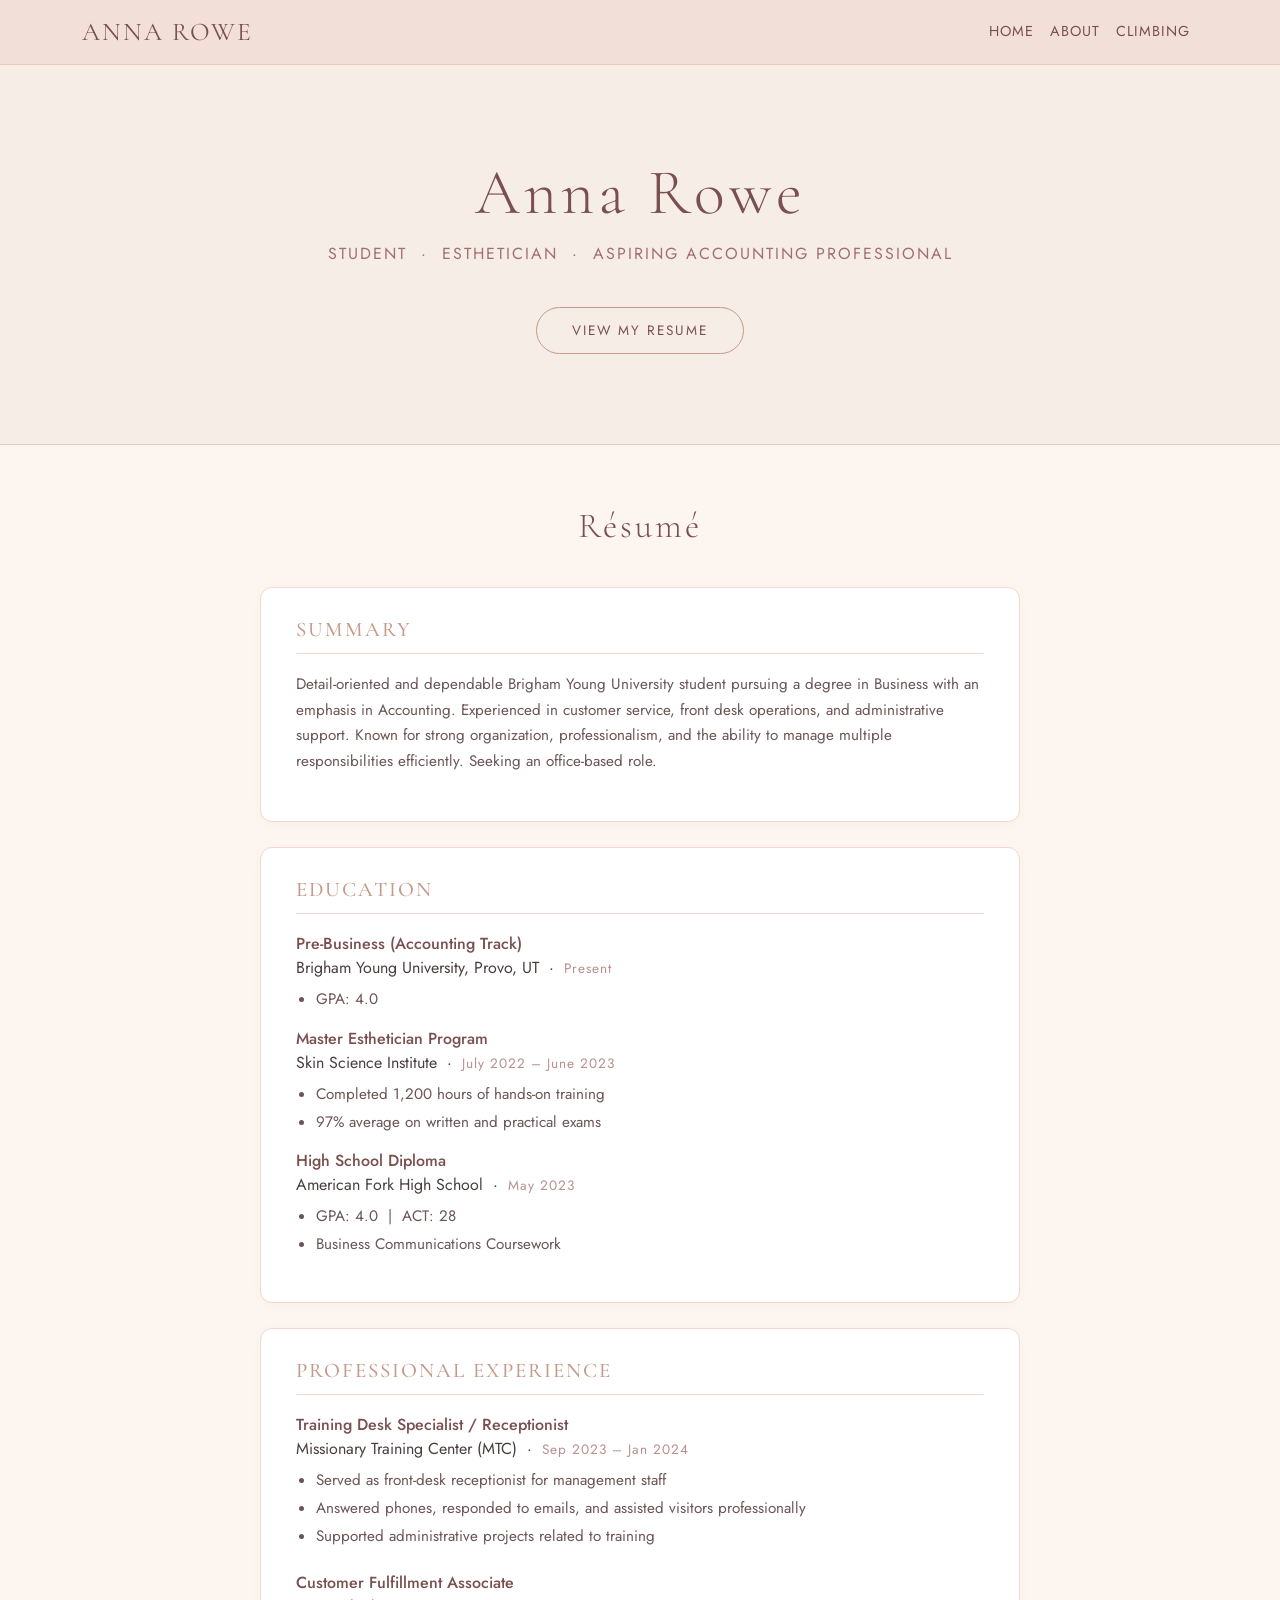
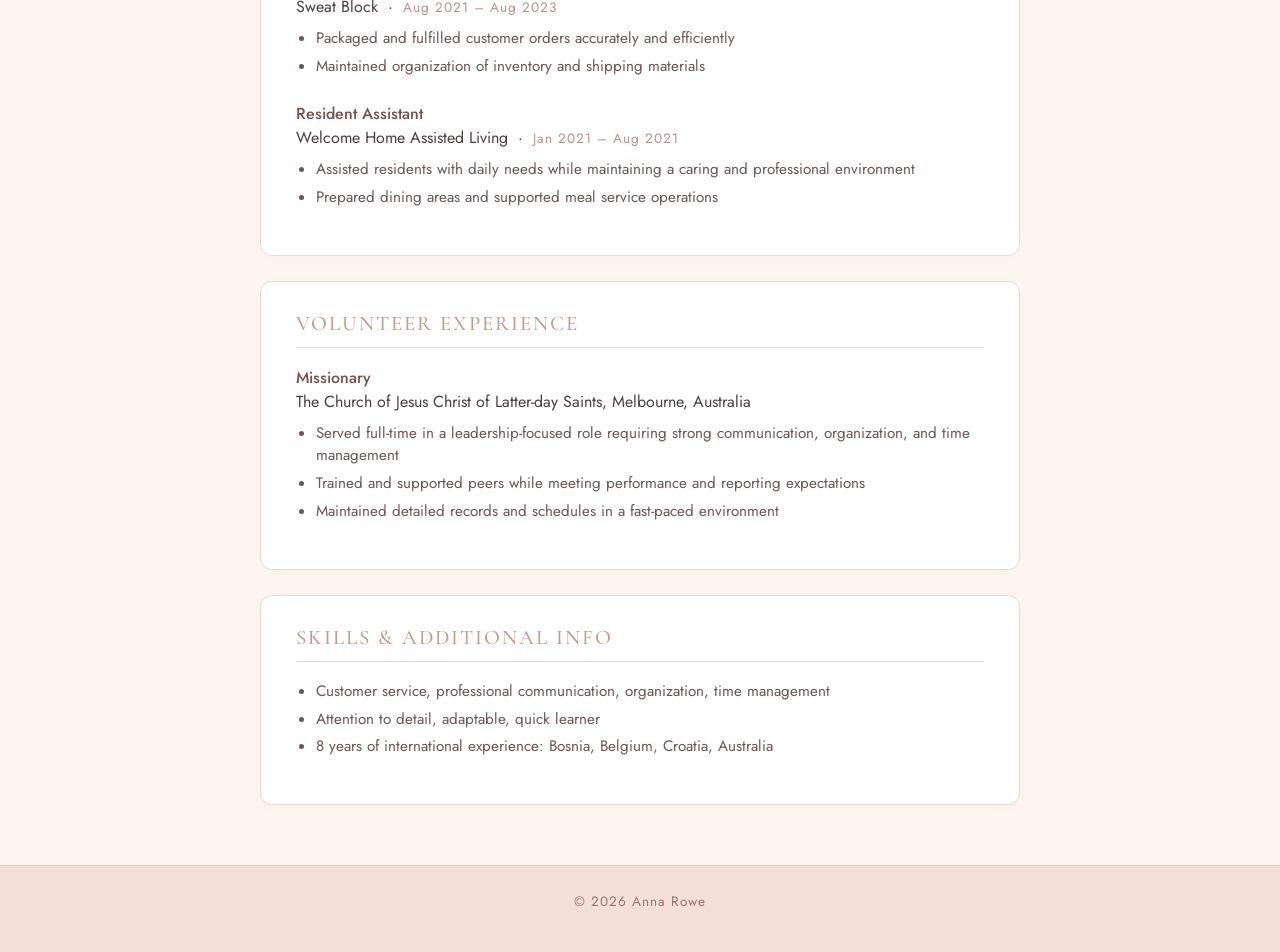
<file: index.html>
<!DOCTYPE html>
<html lang="en">
<head>
  <meta charset="UTF-8" />
  <meta name="viewport" content="width=device-width, initial-scale=1.0"/>
  <title>Anna Rowe - Portfolio</title>
  <link href="https://cdn.jsdelivr.net/npm/bootstrap@5.3.0/dist/css/bootstrap.min.css" rel="stylesheet"/>
  <link href="https://cdn.jsdelivr.net/npm/bootstrap-icons@1.10.5/font/bootstrap-icons.css" rel="stylesheet"/>
  <link href="https://fonts.googleapis.com/css2?family=Cormorant+Garamond:wght@300;400;600&family=Jost:wght@300;400;500&display=swap" rel="stylesheet"/>
  <style>
    body {
      font-family: 'Jost', sans-serif;
      background-color: #fdf6f0;
      color: #4a3f3f;
    }

    /* NAVBAR */
    .navbar {
      background-color: #f2e0d8 !important;
      border-bottom: 1px solid #e8c9be;
    }
    .navbar-brand {
      font-family: 'Cormorant Garamond', serif;
      font-size: 1.6em;
      color: #7a4f4f !important;
      letter-spacing: 2px;
    }
    .nav-link {
      color: #7a4f4f !important;
      letter-spacing: 1px;
      font-size: 0.9em;
      text-transform: uppercase;
    }
    .nav-link:hover { color: #c49a8a !important; }

    /* HERO */
    .hero {
      background-color: #f7ede7;
      text-align: center;
      padding: 90px 20px;
      border-bottom: 1px solid #e8c9be;
    }
    .hero h1 {
      font-family: 'Cormorant Garamond', serif;
      font-size: 4em;
      font-weight: 300;
      color: #7a4f4f;
      letter-spacing: 4px;
    }
    .hero p {
      font-size: 1em;
      color: #a07070;
      letter-spacing: 2px;
      text-transform: uppercase;
      margin-top: 10px;
    }
    .hero a {
      display: inline-block;
      margin-top: 25px;
      padding: 12px 35px;
      border: 1px solid #c49a8a;
      color: #7a4f4f;
      text-decoration: none;
      letter-spacing: 2px;
      font-size: 0.85em;
      text-transform: uppercase;
      border-radius: 30px;
      transition: all 0.3s;
    }
    .hero a:hover {
      background-color: #c49a8a;
      color: white;
    }

    /* RESUME SECTION */
    .resume-section {
      max-width: 800px;
      margin: 60px auto;
      padding: 0 20px;
    }
    .resume-section h2 {
      font-family: 'Cormorant Garamond', serif;
      font-size: 2.2em;
      font-weight: 300;
      color: #7a4f4f;
      letter-spacing: 3px;
      text-align: center;
      margin-bottom: 40px;
    }

    .resume-block {
      background: white;
      border-radius: 12px;
      padding: 30px 35px;
      margin-bottom: 25px;
      border: 1px solid #f0d8d0;
      box-shadow: 0 2px 10px rgba(180,140,130,0.07);
    }
    .resume-block h4 {
      font-family: 'Cormorant Garamond', serif;
      font-size: 1.3em;
      color: #c49a8a;
      letter-spacing: 2px;
      text-transform: uppercase;
      margin-bottom: 18px;
      border-bottom: 1px solid #f0d8d0;
      padding-bottom: 10px;
    }
    .resume-block strong {
      color: #7a4f4f;
      font-weight: 500;
    }
    .resume-block small {
      color: #b89090;
      font-size: 0.85em;
      letter-spacing: 1px;
    }
    .resume-block ul {
      margin-top: 8px;
      padding-left: 20px;
    }
    .resume-block ul li {
      margin-bottom: 5px;
      color: #6b5555;
      font-size: 0.95em;
    }
    .resume-block p {
      color: #6b5555;
      font-size: 0.95em;
      line-height: 1.7;
    }

    /* FOOTER */
    footer {
      background-color: #f2e0d8;
      color: #a07070;
      text-align: center;
      padding: 25px;
      font-size: 0.85em;
      letter-spacing: 1px;
      border-top: 1px solid #e8c9be;
      margin-top: 60px;
    }
  </style>
</head>
<body>

  <!-- NAVBAR -->
  <nav class="navbar navbar-expand-lg">
    <div class="container">
      <a class="navbar-brand" href="index.html">ANNA ROWE</a>
      <button class="navbar-toggler" type="button" data-bs-toggle="collapse" data-bs-target="#navbarNav">
        <span class="navbar-toggler-icon"></span>
      </button>
      <div class="collapse navbar-collapse" id="navbarNav">
        <ul class="navbar-nav ms-auto">
          <li class="nav-item"><a class="nav-link" href="index.html">Home</a></li>
          <li class="nav-item"><a class="nav-link" href="about.html">About</a></li>
          <li class="nav-item"><a class="nav-link" href="climbing.html">Climbing</a></li>
        </ul>
      </div>
    </div>
  </nav>

  <!-- HERO -->
  <div class="hero">
    <h1>Anna Rowe</h1>
    <p>Student &nbsp;·&nbsp; Esthetician &nbsp;·&nbsp; Aspiring Accounting Professional</p>
    <a href="#resume">View My Resume</a>
  </div>

  <!-- RESUME -->
  <div class="resume-section" id="resume">
    <h2>Résumé</h2>

    <!-- Summary -->
    <div class="resume-block">
      <h4>Summary</h4>
      <p>Detail-oriented and dependable Brigham Young University student pursuing a degree in Business with an emphasis in Accounting. Experienced in customer service, front desk operations, and administrative support. Known for strong organization, professionalism, and the ability to manage multiple responsibilities efficiently. Seeking an office-based role.</p>
    </div>

    <!-- Education -->
    <div class="resume-block">
      <h4>Education</h4>

      <div class="mb-3">
        <strong>Pre-Business (Accounting Track)</strong><br/>
        Brigham Young University, Provo, UT &nbsp;·&nbsp; <small>Present</small>
        <ul><li>GPA: 4.0</li></ul>
      </div>

      <div class="mb-3">
        <strong>Master Esthetician Program</strong><br/>
        Skin Science Institute &nbsp;·&nbsp; <small>July 2022 – June 2023</small>
        <ul>
          <li>Completed 1,200 hours of hands-on training</li>
          <li>97% average on written and practical exams</li>
        </ul>
      </div>

      <div>
        <strong>High School Diploma</strong><br/>
        American Fork High School &nbsp;·&nbsp; <small>May 2023</small>
        <ul>
          <li>GPA: 4.0 &nbsp;|&nbsp; ACT: 28</li>
          <li>Business Communications Coursework</li>
        </ul>
      </div>
    </div>

    <!-- Experience -->
    <div class="resume-block">
      <h4>Professional Experience</h4>

      <div class="mb-4">
        <strong>Training Desk Specialist / Receptionist</strong><br/>
        Missionary Training Center (MTC) &nbsp;·&nbsp; <small>Sep 2023 – Jan 2024</small>
        <ul>
          <li>Served as front-desk receptionist for management staff</li>
          <li>Answered phones, responded to emails, and assisted visitors professionally</li>
          <li>Supported administrative projects related to training</li>
        </ul>
      </div>

      <div class="mb-4">
        <strong>Customer Fulfillment Associate</strong><br/>
        Sweat Block &nbsp;·&nbsp; <small>Aug 2021 – Aug 2023</small>
        <ul>
          <li>Packaged and fulfilled customer orders accurately and efficiently</li>
          <li>Maintained organization of inventory and shipping materials</li>
        </ul>
      </div>

      <div>
        <strong>Resident Assistant</strong><br/>
        Welcome Home Assisted Living &nbsp;·&nbsp; <small>Jan 2021 – Aug 2021</small>
        <ul>
          <li>Assisted residents with daily needs while maintaining a caring and professional environment</li>
          <li>Prepared dining areas and supported meal service operations</li>
        </ul>
      </div>
    </div>

    <!-- Volunteer -->
    <div class="resume-block">
      <h4>Volunteer Experience</h4>
      <strong>Missionary</strong><br/>
      The Church of Jesus Christ of Latter-day Saints, Melbourne, Australia
      <ul>
        <li>Served full-time in a leadership-focused role requiring strong communication, organization, and time management</li>
        <li>Trained and supported peers while meeting performance and reporting expectations</li>
        <li>Maintained detailed records and schedules in a fast-paced environment</li>
      </ul>
    </div>

    <!-- Skills -->
    <div class="resume-block">
      <h4>Skills & Additional Info</h4>
      <ul>
        <li>Customer service, professional communication, organization, time management</li>
        <li>Attention to detail, adaptable, quick learner</li>
        <li>8 years of international experience: Bosnia, Belgium, Croatia, Australia</li>
      </ul>
    </div>

  </div>

  <!-- FOOTER -->
  <footer>
    <p>© 2026 Anna Rowe</p>
  </footer>

  <script src="https://cdn.jsdelivr.net/npm/bootstrap@5.3.0/dist/js/bootstrap.bundle.min.js"></script>
</body>
</html>
</file>
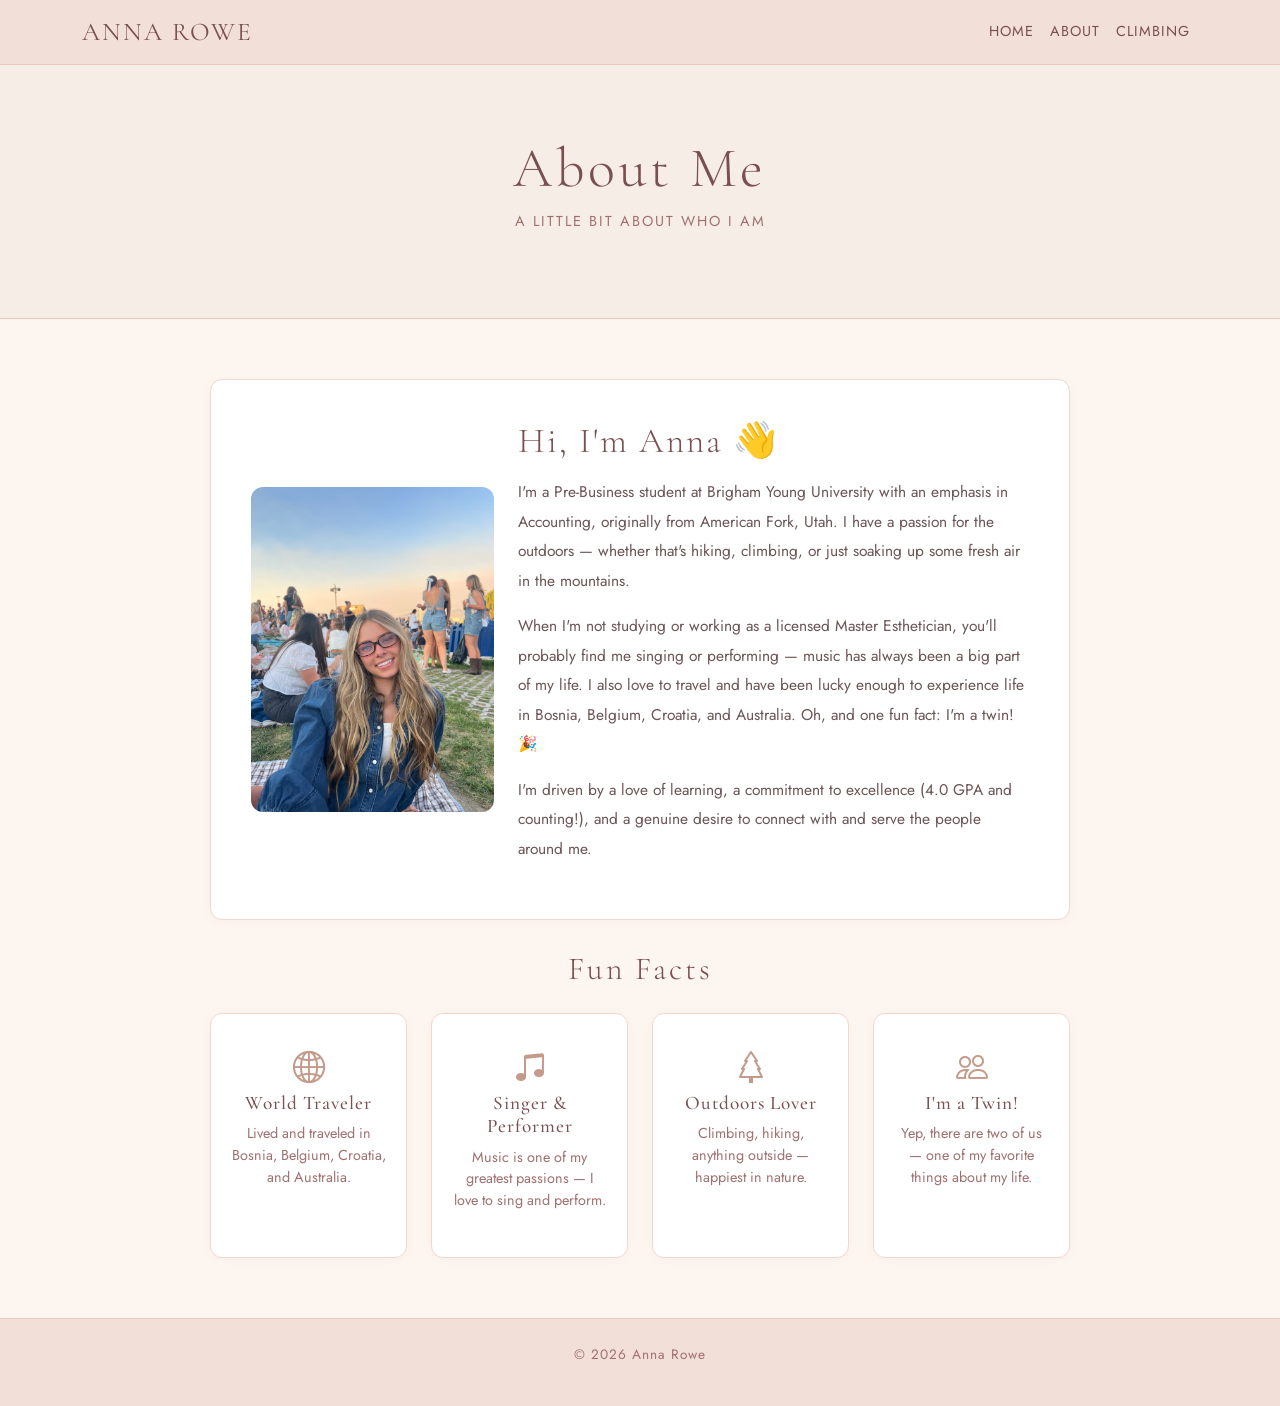
<file: about.html>
<!DOCTYPE html>
<html lang="en">
<head>
  <meta charset="UTF-8" />
  <meta name="viewport" content="width=device-width, initial-scale=1.0"/>
  <title>About Anna Rowe</title>
  <link href="https://cdn.jsdelivr.net/npm/bootstrap@5.3.0/dist/css/bootstrap.min.css" rel="stylesheet"/>
  <link href="https://cdn.jsdelivr.net/npm/bootstrap-icons@1.10.5/font/bootstrap-icons.css" rel="stylesheet"/>
  <link href="https://fonts.googleapis.com/css2?family=Cormorant+Garamond:wght@300;400;600&family=Jost:wght@300;400;500&display=swap" rel="stylesheet"/>
  <style>
    body {
      font-family: 'Jost', sans-serif;
      background-color: #fdf6f0;
      color: #4a3f3f;
    }
    .navbar {
      background-color: #f2e0d8 !important;
      border-bottom: 1px solid #e8c9be;
    }
    .navbar-brand {
      font-family: 'Cormorant Garamond', serif;
      font-size: 1.6em;
      color: #7a4f4f !important;
      letter-spacing: 2px;
    }
    .nav-link {
      color: #7a4f4f !important;
      letter-spacing: 1px;
      font-size: 0.9em;
      text-transform: uppercase;
    }
    .nav-link:hover { color: #c49a8a !important; }

    .hero {
      background-color: #f7ede7;
      text-align: center;
      padding: 70px 20px;
      border-bottom: 1px solid #e8c9be;
    }
    .hero h1 {
      font-family: 'Cormorant Garamond', serif;
      font-size: 3.5em;
      font-weight: 300;
      color: #7a4f4f;
      letter-spacing: 4px;
    }
    .hero p {
      color: #a07070;
      letter-spacing: 2px;
      text-transform: uppercase;
      font-size: 0.9em;
    }

    .about-section {
      max-width: 900px;
      margin: 60px auto;
      padding: 0 20px;
    }

    .about-card {
      background: white;
      border-radius: 12px;
      padding: 40px;
      border: 1px solid #f0d8d0;
      box-shadow: 0 2px 10px rgba(180,140,130,0.07);
      margin-bottom: 30px;
    }

    .about-card img {
      width: 100%;
      max-width: 280px;
      border-radius: 12px;
      object-fit: cover;
    }

    .about-card h2 {
      font-family: 'Cormorant Garamond', serif;
      font-size: 2.2em;
      font-weight: 300;
      color: #7a4f4f;
      letter-spacing: 2px;
      margin-bottom: 15px;
    }

    .about-card p {
      color: #6b5555;
      line-height: 1.9;
      font-size: 0.97em;
    }

    .facts-title {
      font-family: 'Cormorant Garamond', serif;
      font-size: 2em;
      font-weight: 300;
      color: #7a4f4f;
      letter-spacing: 3px;
      text-align: center;
      margin-bottom: 25px;
    }

    .fact-card {
      background: white;
      border-radius: 12px;
      padding: 30px 20px;
      text-align: center;
      border: 1px solid #f0d8d0;
      box-shadow: 0 2px 10px rgba(180,140,130,0.07);
      height: 100%;
    }

    .fact-card i {
      font-size: 2em;
      color: #c49a8a;
      margin-bottom: 10px;
    }

    .fact-card h5 {
      font-family: 'Cormorant Garamond', serif;
      font-size: 1.2em;
      color: #7a4f4f;
      letter-spacing: 1px;
      margin-bottom: 8px;
    }

    .fact-card p {
      color: #a07070;
      font-size: 0.9em;
    }

    footer {
      background-color: #f2e0d8;
      color: #a07070;
      text-align: center;
      padding: 25px;
      font-size: 0.85em;
      letter-spacing: 1px;
      border-top: 1px solid #e8c9be;
      margin-top: 60px;
    }
  </style>
</head>
<body>

  <!-- NAVBAR -->
  <nav class="navbar navbar-expand-lg">
    <div class="container">
      <a class="navbar-brand" href="index.html">ANNA ROWE</a>
      <button class="navbar-toggler" type="button" data-bs-toggle="collapse" data-bs-target="#navbarNav">
        <span class="navbar-toggler-icon"></span>
      </button>
      <div class="collapse navbar-collapse" id="navbarNav">
        <ul class="navbar-nav ms-auto">
          <li class="nav-item"><a class="nav-link" href="index.html">Home</a></li>
          <li class="nav-item"><a class="nav-link active" href="about.html">About</a></li>
          <li class="nav-item"><a class="nav-link" href="climbing.html">Climbing</a></li>
        </ul>
      </div>
    </div>
  </nav>

  <!-- HERO -->
  <div class="hero">
    <h1>About Me</h1>
    <p>A little bit about who I am</p>
  </div>

  <!-- ABOUT -->
  <div class="about-section">

    <div class="about-card">
      <div class="row align-items-center g-4">
        <div class="col-md-4 text-center">
          <img src="anna.jpg" alt="Anna Rowe"/>
        </div>
        <div class="col-md-8">
          <h2>Hi, I'm Anna 👋</h2>
          <p>I'm a Pre-Business student at Brigham Young University with an emphasis in Accounting, originally from American Fork, Utah. I have a passion for the outdoors — whether that's hiking, climbing, or just soaking up some fresh air in the mountains.</p>
          <p>When I'm not studying or working as a licensed Master Esthetician, you'll probably find me singing or performing — music has always been a big part of my life. I also love to travel and have been lucky enough to experience life in Bosnia, Belgium, Croatia, and Australia. Oh, and one fun fact: I'm a twin! 🎉</p>
          <p>I'm driven by a love of learning, a commitment to excellence (4.0 GPA and counting!), and a genuine desire to connect with and serve the people around me.</p>
        </div>
      </div>
    </div>

    <h3 class="facts-title">Fun Facts</h3>
    <div class="row g-4">
      <div class="col-md-3">
        <div class="fact-card">
          <i class="bi bi-globe2"></i>
          <h5>World Traveler</h5>
          <p>Lived and traveled in Bosnia, Belgium, Croatia, and Australia.</p>
        </div>
      </div>
      <div class="col-md-3">
        <div class="fact-card">
          <i class="bi bi-music-note-beamed"></i>
          <h5>Singer & Performer</h5>
          <p>Music is one of my greatest passions — I love to sing and perform.</p>
        </div>
      </div>
      <div class="col-md-3">
        <div class="fact-card">
          <i class="bi bi-tree"></i>
          <h5>Outdoors Lover</h5>
          <p>Climbing, hiking, anything outside — happiest in nature.</p>
        </div>
      </div>
      <div class="col-md-3">
        <div class="fact-card">
          <i class="bi bi-people"></i>
          <h5>I'm a Twin!</h5>
          <p>Yep, there are two of us — one of my favorite things about my life.</p>
        </div>
      </div>
    </div>

  </div>

  <footer>
    <p>© 2026 Anna Rowe</p>
  </footer>

  <script src="https://cdn.jsdelivr.net/npm/bootstrap@5.3.0/dist/js/bootstrap.bundle.min.js"></script>
</body>
</html>
</file>
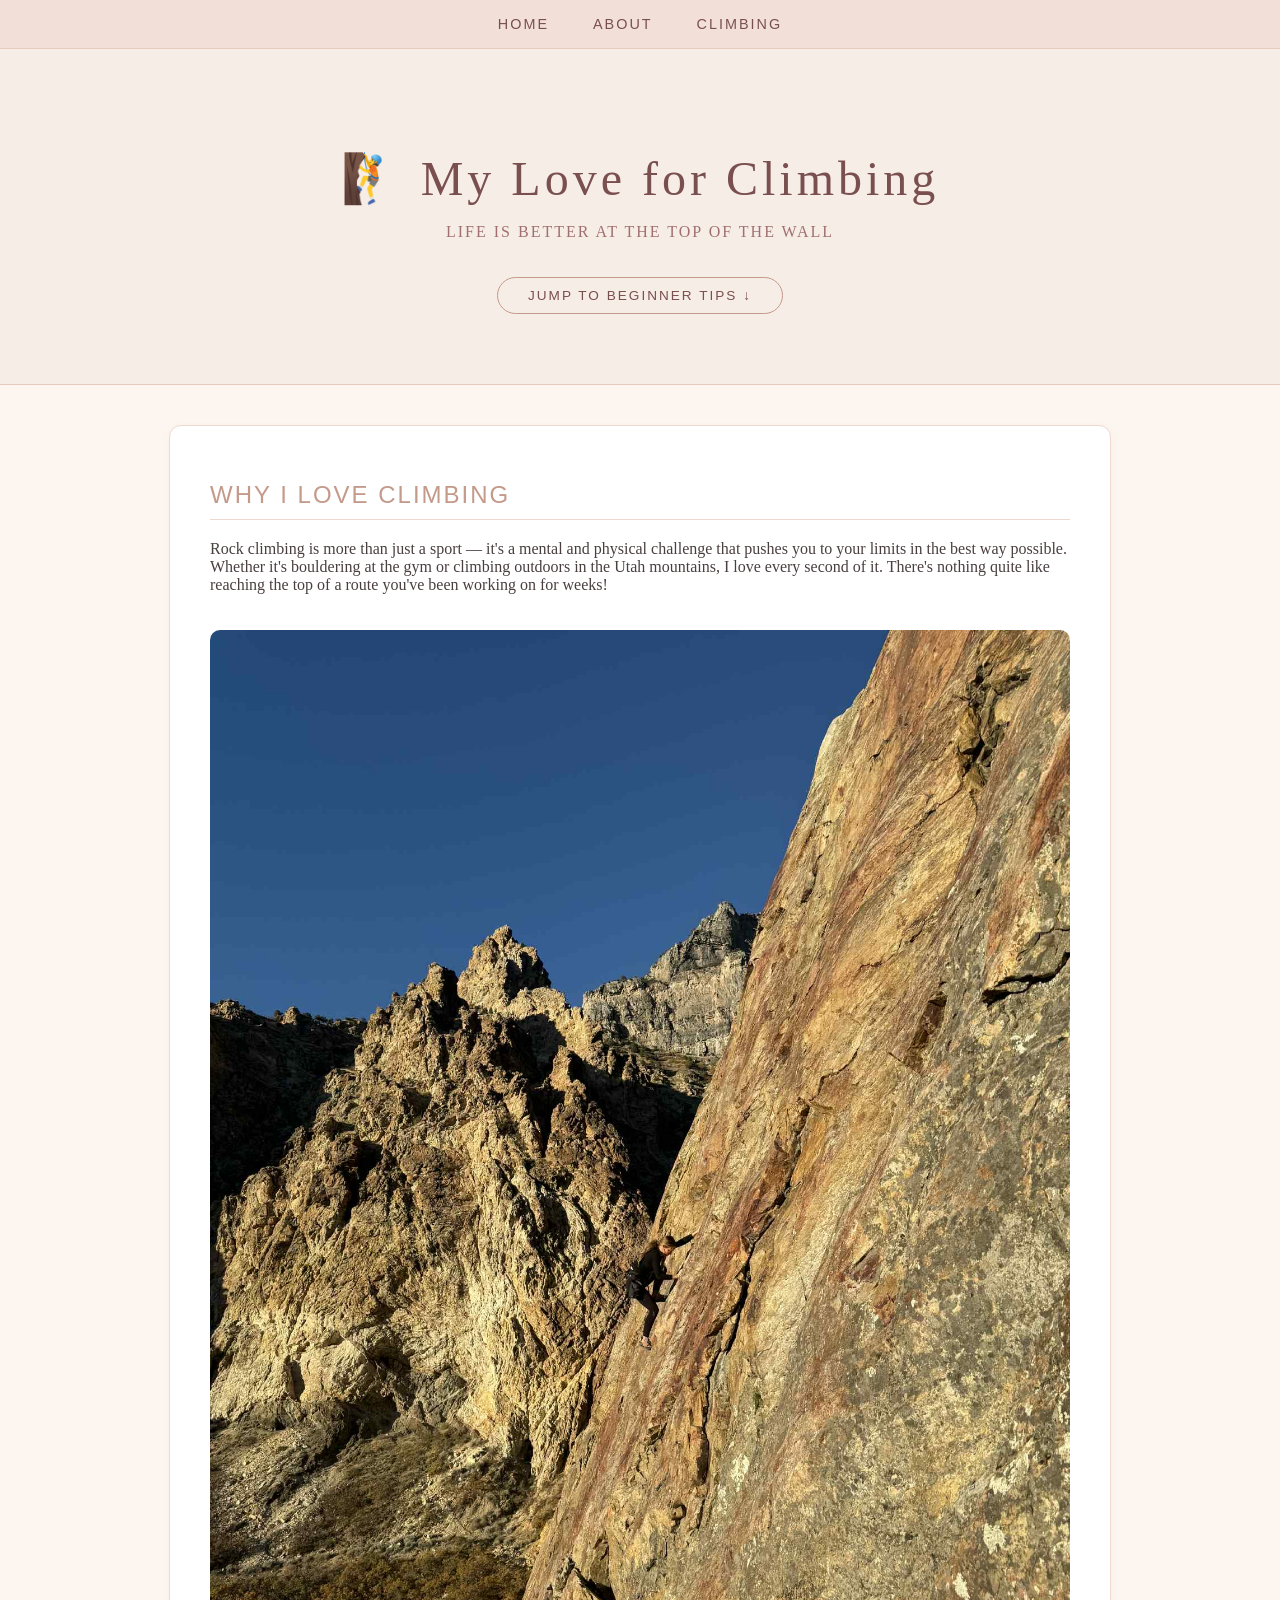
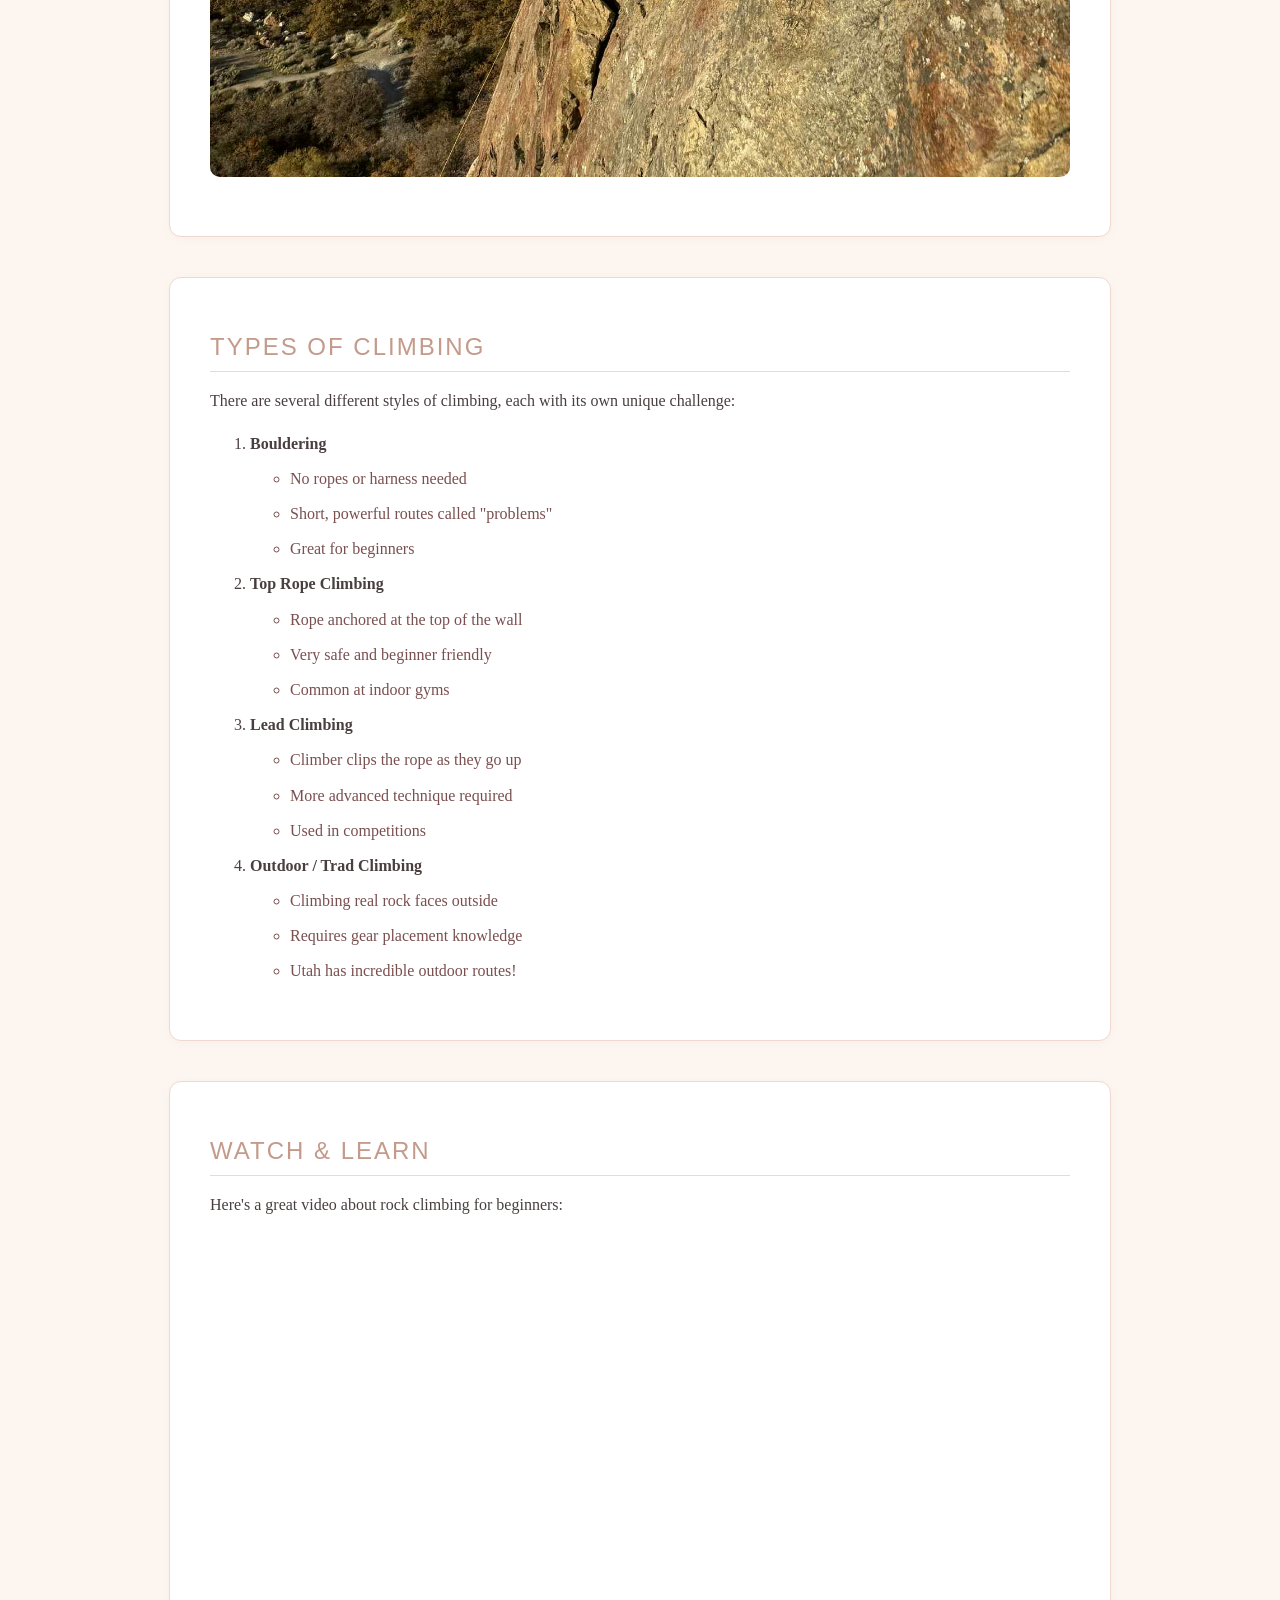
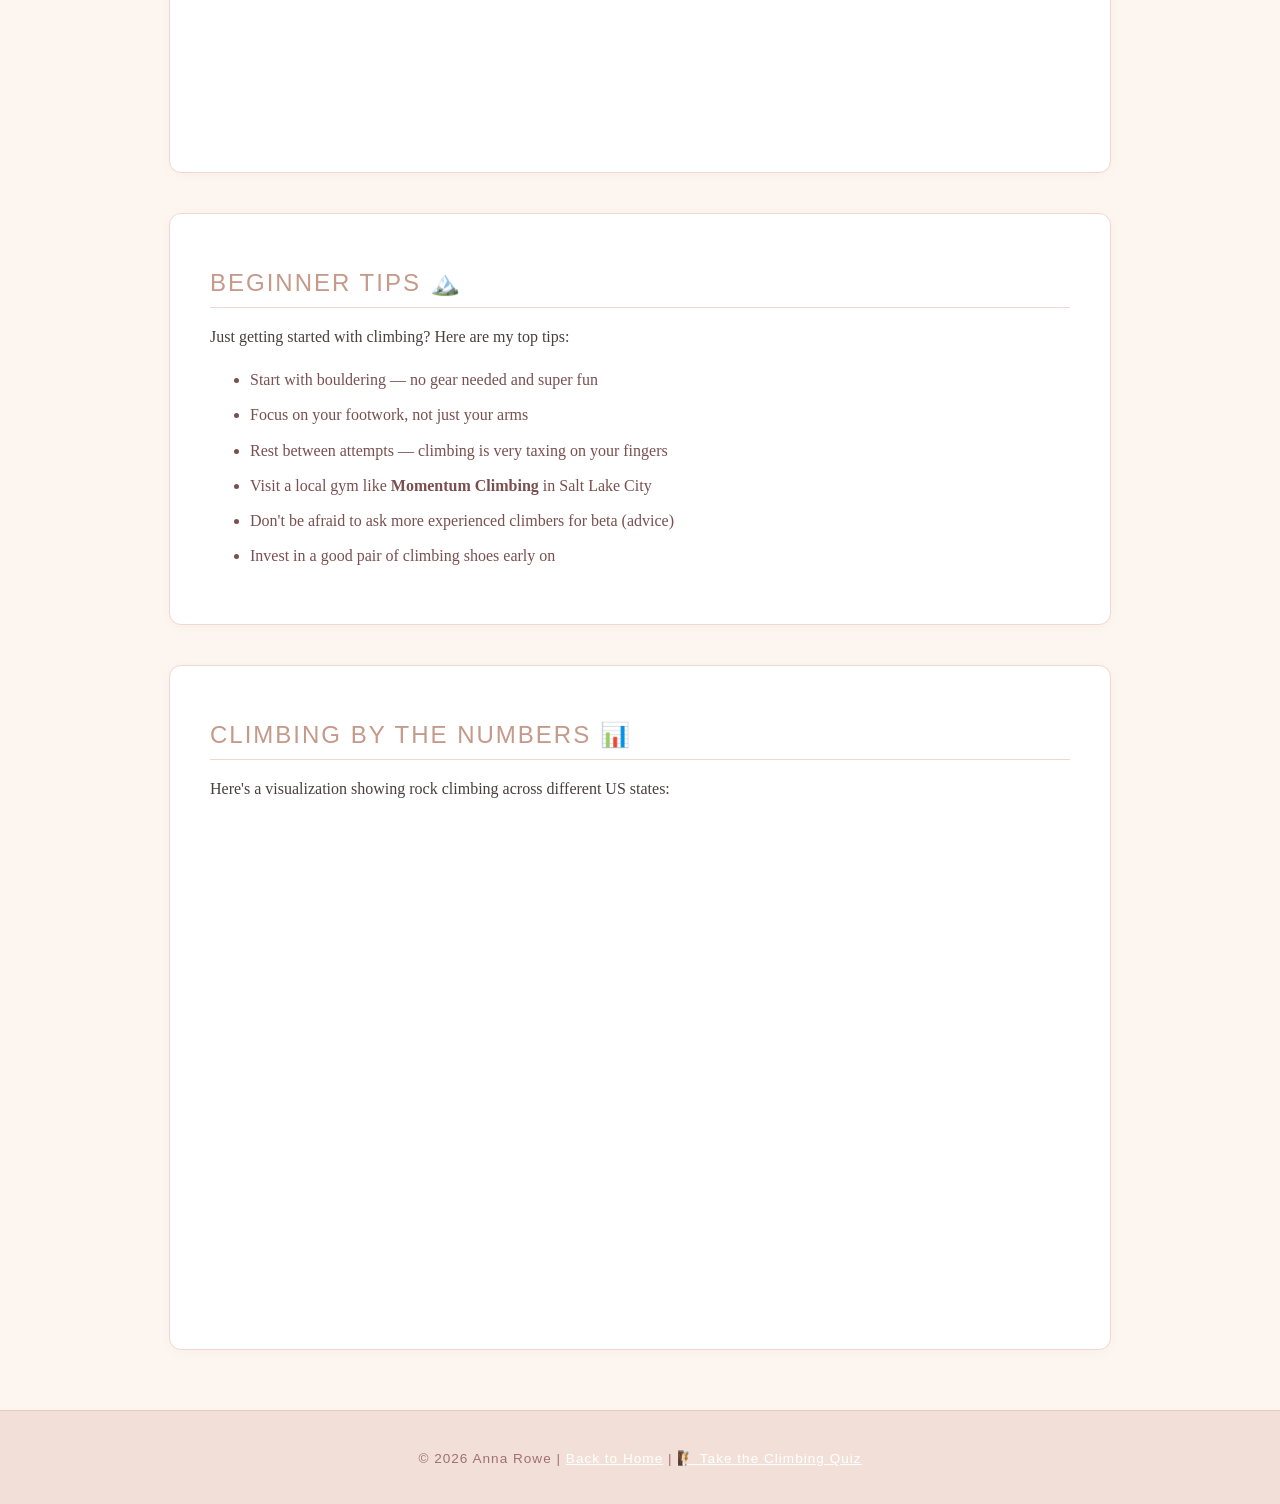
<file: climbing.html>
<!DOCTYPE html>
<html lang="en">
<head>
  <meta charset="UTF-8" />
  <meta name="viewport" content="width=device-width, initial-scale=1.0"/>
  <title>Anna's Climbing Page</title>
  <link rel="stylesheet" href="climbing-style.css"/>
</head>
<body>

  <!-- NAVIGATION -->
  <div class="navbar">
    <a href="index.html">Home</a>
    <a href="about.html">About</a>
    <a href="climbing.html">Climbing</a>
  </div>

  <!-- HEADER -->
  <div class="header">
    <h1>🧗 My Love for Climbing</h1>
    <p>Life is better at the top of the wall</p>
    <a href="#tips" class="anchor-btn">Jump to Beginner Tips ↓</a>
  </div>

  <!-- SECTION 1: ABOUT CLIMBING -->
  <div class="section">
    <h2>Why I Love Climbing</h2>
    <p>
      Rock climbing is more than just a sport — it's a mental and physical challenge that pushes
      you to your limits in the best way possible. Whether it's bouldering at the gym or climbing
      outdoors in the Utah mountains, I love every second of it. There's nothing quite like
      reaching the top of a route you've been working on for weeks!
    </p>
    <img
      src="climbing.jpg"
      alt="Anna climbing outdoors"
      class="climbing-img"
    />
  </div>

  <!-- SECTION 2: TYPES OF CLIMBING -->
  <div class="section">
    <h2>Types of Climbing</h2>
    <p>There are several different styles of climbing, each with its own unique challenge:</p>

    <ol>
      <li><strong>Bouldering</strong>
        <ul>
          <li>No ropes or harness needed</li>
          <li>Short, powerful routes called "problems"</li>
          <li>Great for beginners</li>
        </ul>
      </li>
      <li><strong>Top Rope Climbing</strong>
        <ul>
          <li>Rope anchored at the top of the wall</li>
          <li>Very safe and beginner friendly</li>
          <li>Common at indoor gyms</li>
        </ul>
      </li>
      <li><strong>Lead Climbing</strong>
        <ul>
          <li>Climber clips the rope as they go up</li>
          <li>More advanced technique required</li>
          <li>Used in competitions</li>
        </ul>
      </li>
      <li><strong>Outdoor / Trad Climbing</strong>
        <ul>
          <li>Climbing real rock faces outside</li>
          <li>Requires gear placement knowledge</li>
          <li>Utah has incredible outdoor routes!</li>
        </ul>
      </li>
    </ol>
  </div>

  <!-- SECTION 3: WATCH & LEARN -->
  <div class="section">
    <h2>Watch & Learn</h2>
    <p>Here's a great video about rock climbing for beginners:</p>
    <div class="video-container">
      <iframe
        src="https://www.youtube.com/embed/b2v4brHpdxY"
        title="Beginner Rock Climbing Tips"
        allowfullscreen>
      </iframe>
    </div>
  </div>

  <!-- SECTION 4: BEGINNER TIPS (anchor target) -->
  <div class="section" id="tips">
    <h2>Beginner Tips 🏔️</h2>
    <p>Just getting started with climbing? Here are my top tips:</p>
    <ul>
      <li>Start with bouldering — no gear needed and super fun</li>
      <li>Focus on your footwork, not just your arms</li>
      <li>Rest between attempts — climbing is very taxing on your fingers</li>
      <li>Visit a local gym like <strong>Momentum Climbing</strong> in Salt Lake City</li>
      <li>Don't be afraid to ask more experienced climbers for beta (advice)</li>
      <li>Invest in a good pair of climbing shoes early on</li>
    </ul>
  </div>

  <!-- SECTION 5: TABLEAU -->
  <div class="section">
    <h2>Climbing by the Numbers 📊</h2>
    <p>Here's a visualization showing rock climbing across different US states:</p>
    <div class='tableauPlaceholder' id='viz1' style='position: relative; width: 100%; height: 500px;'>
      <noscript>
        <a href='#'>
          <img alt='Rock Climbing by State' src='https://public.tableau.com/static/images/dashboard.png' style='border: none' />
        </a>
      </noscript>
      <object class='tableauViz' style='display:none;'>
        <param name='host_url' value='https%3A%2F%2Fpublic.tableau.com%2F' />
        <param name='embed_code_version' value='3' />
        <param name='site_root' value='' />
        <param name='name' value='RockClimbingState/Sheet1' />
        <param name='tabs' value='no' />
        <param name='toolbar' value='yes' />
        <param name='animate_transition' value='yes' />
        <param name='display_static_image' value='yes' />
        <param name='display_spinner' value='yes' />
        <param name='display_overlay' value='yes' />
        <param name='display_count' value='yes' />
      </object>
    </div>
    <script type='text/javascript'>
      var divElement = document.getElementById('viz1');
      var vizElement = divElement.getElementsByTagName('object')[0];
      vizElement.style.width = '100%';
      vizElement.style.height = '500px';
      var scriptElement = document.createElement('script');
      scriptElement.src = 'https://public.tableau.com/javascripts/api/viz_v1.js';
      vizElement.parentNode.insertBefore(scriptElement, vizElement);
    </script>
  </div>

  <!-- FOOTER -->
  <div class="footer">
    <p>© 2026 Anna Rowe | <a href="index.html" style="color: white;">Back to Home</a> | <a href="quiz.html" style="color: white;">🧗 Take the Climbing Quiz</a></p>
  </div>
</file>
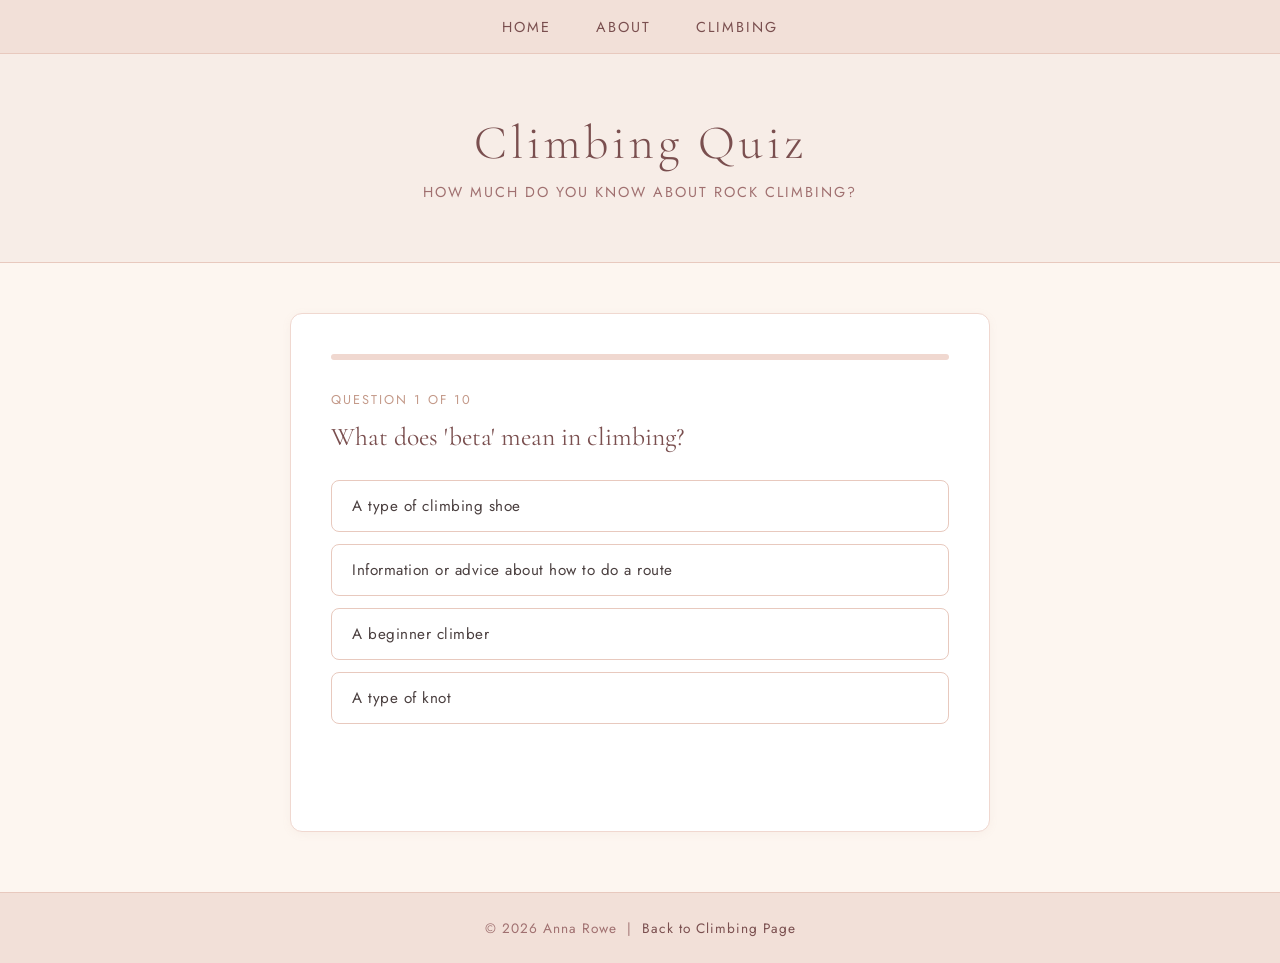
<file: quiz.html>
<!DOCTYPE html>
<html lang="en">
<head>
  <meta charset="UTF-8" />
  <meta name="viewport" content="width=device-width, initial-scale=1.0"/>
  <title>Climbing Quiz</title>
  <link href="https://fonts.googleapis.com/css2?family=Cormorant+Garamond:wght@300;400;600&family=Jost:wght@300;400;500&display=swap" rel="stylesheet"/>
  <style>
    * { box-sizing: border-box; margin: 0; padding: 0; }

    body {
      font-family: 'Jost', sans-serif;
      background-color: #fdf6f0;
      color: #4a3f3f;
      min-height: 100vh;
    }

    .navbar {
      background-color: #f2e0d8;
      padding: 15px 30px;
      text-align: center;
      border-bottom: 1px solid #e8c9be;
    }

    .navbar a {
      color: #7a4f4f;
      text-decoration: none;
      margin: 0 20px;
      font-size: 0.9em;
      letter-spacing: 2px;
      text-transform: uppercase;
    }

    .navbar a:hover { color: #c49a8a; }

    .header {
      background-color: #f7ede7;
      color: #7a4f4f;
      text-align: center;
      padding: 60px 20px;
      border-bottom: 1px solid #e8c9be;
    }

    .header h1 {
      font-family: 'Cormorant Garamond', serif;
      font-size: 3em;
      font-weight: 300;
      letter-spacing: 4px;
      margin-bottom: 10px;
    }

    .header p {
      color: #a07070;
      letter-spacing: 2px;
      text-transform: uppercase;
      font-size: 0.9em;
    }

    .quiz-container {
      max-width: 700px;
      margin: 50px auto;
      padding: 40px;
      background: white;
      border-radius: 12px;
      border: 1px solid #f0d8d0;
      box-shadow: 0 2px 10px rgba(180,140,130,0.07);
    }

    .question-number {
      font-size: 0.8em;
      color: #c49a8a;
      letter-spacing: 2px;
      text-transform: uppercase;
      margin-bottom: 10px;
    }

    .question-text {
      font-family: 'Cormorant Garamond', serif;
      font-size: 1.6em;
      font-weight: 400;
      color: #7a4f4f;
      margin-bottom: 25px;
      line-height: 1.4;
    }

    .progress-bar-container {
      background-color: #f0d8d0;
      border-radius: 10px;
      height: 6px;
      margin-bottom: 30px;
    }

    .progress-bar {
      background-color: #c49a8a;
      height: 6px;
      border-radius: 10px;
      transition: width 0.4s;
    }

    .options {
      display: flex;
      flex-direction: column;
      gap: 12px;
      margin-bottom: 25px;
    }

    .option-btn {
      padding: 14px 20px;
      border: 1px solid #e8c9be;
      border-radius: 8px;
      background: white;
      font-family: 'Jost', sans-serif;
      font-size: 0.95em;
      cursor: pointer;
      text-align: left;
      transition: all 0.2s;
      color: #4a3f3f;
      letter-spacing: 0.5px;
    }

    .option-btn:hover { background-color: #fdf6f0; border-color: #c49a8a; }
    .option-btn.correct { background-color: #f0f7f0; border-color: #8fbc8f; color: #3a5f3a; }
    .option-btn.incorrect { background-color: #fdf0f0; border-color: #d4908a; color: #7a3f3f; }
    .option-btn:disabled { cursor: default; }

    .feedback {
      font-size: 0.9em;
      font-weight: 500;
      margin-bottom: 20px;
      min-height: 22px;
      letter-spacing: 0.5px;
    }

    .feedback.correct { color: #6a9f6a; }
    .feedback.incorrect { color: #c47a70; }

    .next-btn {
      padding: 12px 35px;
      background-color: transparent;
      color: #7a4f4f;
      border: 1px solid #c49a8a;
      border-radius: 30px;
      font-family: 'Jost', sans-serif;
      font-size: 0.85em;
      letter-spacing: 2px;
      text-transform: uppercase;
      cursor: pointer;
      display: none;
      transition: all 0.3s;
    }

    .next-btn:hover {
      background-color: #c49a8a;
      color: white;
    }

    .results {
      text-align: center;
      display: none;
    }

    .results h2 {
      font-family: 'Cormorant Garamond', serif;
      font-size: 2.5em;
      font-weight: 300;
      color: #7a4f4f;
      letter-spacing: 3px;
      margin-bottom: 15px;
    }

    .results .score {
      font-family: 'Cormorant Garamond', serif;
      font-size: 4em;
      font-weight: 300;
      color: #c49a8a;
      margin: 20px 0;
    }

    .results p {
      color: #a07070;
      font-size: 1em;
      margin-bottom: 25px;
      letter-spacing: 0.5px;
    }

    .restart-btn {
      padding: 12px 35px;
      background-color: transparent;
      color: #7a4f4f;
      border: 1px solid #c49a8a;
      border-radius: 30px;
      font-family: 'Jost', sans-serif;
      font-size: 0.85em;
      letter-spacing: 2px;
      text-transform: uppercase;
      cursor: pointer;
      transition: all 0.3s;
    }

    .restart-btn:hover {
      background-color: #c49a8a;
      color: white;
    }

    footer {
      background-color: #f2e0d8;
      color: #a07070;
      text-align: center;
      padding: 25px;
      font-size: 0.85em;
      letter-spacing: 1px;
      border-top: 1px solid #e8c9be;
      margin-top: 60px;
    }

    footer a { color: #7a4f4f; text-decoration: none; }
    footer a:hover { color: #c49a8a; }
  </style>
</head>
<body>

  <!-- NAVBAR -->
  <div class="navbar">
    <a href="index.html">Home</a>
    <a href="about.html">About</a>
    <a href="climbing.html">Climbing</a>
  </div>

  <!-- HEADER -->
  <div class="header">
    <h1>Climbing Quiz</h1>
    <p>How much do you know about rock climbing?</p>
  </div>

  <!-- QUIZ -->
  <div class="quiz-container">

    <div class="progress-bar-container">
      <div class="progress-bar" id="progressBar" style="width: 0%;"></div>
    </div>

    <div id="questionArea">
      <div class="question-number" id="questionNumber">Question 1 of 10</div>
      <div class="question-text" id="questionText"></div>
      <div class="options" id="optionsContainer"></div>
      <div class="feedback" id="feedback"></div>
      <button class="next-btn" id="nextBtn" onclick="nextQuestion()">Next Question →</button>
    </div>

    <div class="results" id="resultsArea">
      <h2>Quiz Complete</h2>
      <div class="score" id="scoreDisplay"></div>
      <p id="resultMessage"></p>
      <button class="restart-btn" onclick="restartQuiz()">Try Again</button>
    </div>

  </div>

  <footer>
    <p>© 2026 Anna Rowe &nbsp;|&nbsp; <a href="climbing.html">Back to Climbing Page</a></p>
  </footer>

  <script>
    const questions = [
      {
        question: "What does 'beta' mean in climbing?",
        options: ["A type of climbing shoe", "Information or advice about how to do a route", "A beginner climber", "A type of knot"],
        answer: 1
      },
      {
        question: "What is bouldering?",
        options: ["Climbing very tall mountains", "Climbing without ropes on short walls or rocks", "A type of rappelling technique", "Climbing with two ropes"],
        answer: 1
      },
      {
        question: "What does 'sending' a route mean?",
        options: ["Falling off the wall", "Texting your climbing partner", "Successfully completing a climbing route", "Belaying someone"],
        answer: 2
      },
      {
        question: "What is a 'belay' in rock climbing?",
        options: ["A type of climbing hold", "A technique to control the rope and catch a falling climber", "A climbing grade system", "A type of chalk bag"],
        answer: 1
      },
      {
        question: "Which US state is famous for Yosemite climbing?",
        options: ["Colorado", "Utah", "California", "Wyoming"],
        answer: 2
      },
      {
        question: "What does the V-scale measure?",
        options: ["The height of a climbing wall", "The difficulty of bouldering problems", "The length of a climbing rope", "The steepness of a route"],
        answer: 1
      },
      {
        question: "What is 'chalk' used for in climbing?",
        options: ["Marking routes on the wall", "Improving grip by keeping hands dry", "Cleaning climbing shoes", "Decorating holds"],
        answer: 1
      },
      {
        question: "What is a 'crimp' in climbing?",
        options: ["A type of climbing harness", "A small hold that you grip with just your fingertips", "A falling technique", "A type of carabiner"],
        answer: 1
      },
      {
        question: "What does 'on-sight' mean in climbing?",
        options: ["Climbing a route with no prior knowledge or attempts", "Watching someone else climb first", "Using a GPS on a route", "Climbing with a guide"],
        answer: 0
      },
      {
        question: "Which of these is a famous climbing destination in Utah?",
        options: ["El Capitan", "Red Rock Canyon", "Indian Creek", "Rumney"],
        answer: 2
      }
    ];

    let currentQuestion = 0;
    let score = 0;
    let answered = false;

    function loadQuestion() {
      const q = questions[currentQuestion];
      document.getElementById('questionNumber').textContent = `Question ${currentQuestion + 1} of ${questions.length}`;
      document.getElementById('questionText').textContent = q.question;
      document.getElementById('feedback').textContent = '';
      document.getElementById('feedback').className = 'feedback';
      document.getElementById('nextBtn').style.display = 'none';

      const progress = (currentQuestion / questions.length) * 100;
      document.getElementById('progressBar').style.width = progress + '%';

      const container = document.getElementById('optionsContainer');
      container.innerHTML = '';
      q.options.forEach((option, index) => {
        const btn = document.createElement('button');
        btn.className = 'option-btn';
        btn.textContent = option;
        btn.onclick = () => selectAnswer(index);
        container.appendChild(btn);
      });

      answered = false;
    }

    function selectAnswer(selectedIndex) {
      if (answered) return;
      answered = true;

      const q = questions[currentQuestion];
      const buttons = document.querySelectorAll('.option-btn');
      const feedback = document.getElementById('feedback');

      buttons.forEach(btn => btn.disabled = true);

      if (selectedIndex === q.answer) {
        buttons[selectedIndex].classList.add('correct');
        feedback.textContent = '✓ Correct! Great job!';
        feedback.className = 'feedback correct';
        score++;
      } else {
        buttons[selectedIndex].classList.add('incorrect');
        buttons[q.answer].classList.add('correct');
        feedback.textContent = `✗ Not quite! The correct answer was: "${q.options[q.answer]}"`;
        feedback.className = 'feedback incorrect';
      }

      document.getElementById('nextBtn').style.display = 'inline-block';
    }

    function nextQuestion() {
      currentQuestion++;
      if (currentQuestion < questions.length) {
        loadQuestion();
      } else {
        showResults();
      }
    }

    function showResults() {
      document.getElementById('questionArea').style.display = 'none';
      document.getElementById('resultsArea').style.display = 'block';
      document.getElementById('progressBar').style.width = '100%';
      document.getElementById('scoreDisplay').textContent = `${score} / ${questions.length}`;

      let message = '';
      if (score === 10) message = "Perfect score! You're a climbing expert! 🏆";
      else if (score >= 7) message = "Great job! You really know your climbing!";
      else if (score >= 4) message = "Not bad! Keep climbing and learning!";
      else message = "Keep practicing — both the climbing and the trivia!";

      document.getElementById('resultMessage').textContent = message;
    }

    function restartQuiz() {
      currentQuestion = 0;
      score = 0;
      document.getElementById('questionArea').style.display = 'block';
      document.getElementById('resultsArea').style.display = 'none';
      loadQuestion();
    }

    loadQuestion();
  </script>

</body>
</html>
</file>
<file: climbing-style.css>
/* General Body */
body {
  font-family: 'Georgia', serif;
  background-color: #fdf6f0;
  color: #4a3f3f;
  margin: 0;
  padding: 0;
}

/* Navigation */
.navbar {
  background-color: #f2e0d8;
  padding: 15px 30px;
  text-align: center;
  border-bottom: 1px solid #e8c9be;
}

.navbar a {
  color: #7a4f4f;
  text-decoration: none;
  margin: 0 20px;
  font-size: 0.9em;
  font-family: 'Arial', sans-serif;
  letter-spacing: 2px;
  text-transform: uppercase;
}

.navbar a:hover { color: #c49a8a; }

/* Header */
.header {
  background-color: #f7ede7;
  color: #7a4f4f;
  text-align: center;
  padding: 70px 20px;
  border-bottom: 1px solid #e8c9be;
}

.header h1 {
  font-size: 3em;
  font-weight: 300;
  letter-spacing: 4px;
  margin-bottom: 10px;
}

.header p {
  font-size: 1em;
  color: #a07070;
  letter-spacing: 2px;
  text-transform: uppercase;
}

/* Sections */
.section {
  max-width: 860px;
  margin: 40px auto;
  padding: 35px 40px;
  background-color: #ffffff;
  border-radius: 12px;
  border: 1px solid #f0d8d0;
  box-shadow: 0 2px 10px rgba(180,140,130,0.07);
}

.section h2 {
  font-size: 1.5em;
  color: #c49a8a;
  letter-spacing: 2px;
  text-transform: uppercase;
  border-bottom: 1px solid #f0d8d0;
  padding-bottom: 10px;
  margin-bottom: 20px;
  font-family: 'Arial', sans-serif;
  font-weight: 400;
}

/* Image */
.climbing-img {
  width: 100%;
  border-radius: 10px;
  margin: 20px 0;
}

/* Video */
.video-container {
  position: relative;
  padding-bottom: 56.25%;
  height: 0;
  overflow: hidden;
  border-radius: 10px;
  margin: 20px 0;
}

.video-container iframe {
  position: absolute;
  top: 0; left: 0;
  width: 100%; height: 100%;
  border: none;
}

/* Lists */
ol { line-height: 2.2em; color: #4a3f3f; }
ul { line-height: 2.2em; color: #7a4f4f; }

/* Anchor button */
.anchor-btn {
  display: inline-block;
  margin-top: 20px;
  padding: 10px 30px;
  border: 1px solid #c49a8a;
  color: #7a4f4f;
  border-radius: 30px;
  text-decoration: none;
  font-family: 'Arial', sans-serif;
  font-size: 0.85em;
  letter-spacing: 2px;
  text-transform: uppercase;
  transition: all 0.3s;
}

.anchor-btn:hover {
  background-color: #c49a8a;
  color: white;
}

/* Footer */
.footer {
  background-color: #f2e0d8;
  color: #a07070;
  text-align: center;
  padding: 25px;
  font-family: 'Arial', sans-serif;
  font-size: 0.85em;
  letter-spacing: 1px;
  border-top: 1px solid #e8c9be;
  margin-top: 60px;
}

.footer a { color: #7a4f4f; }
</file>
